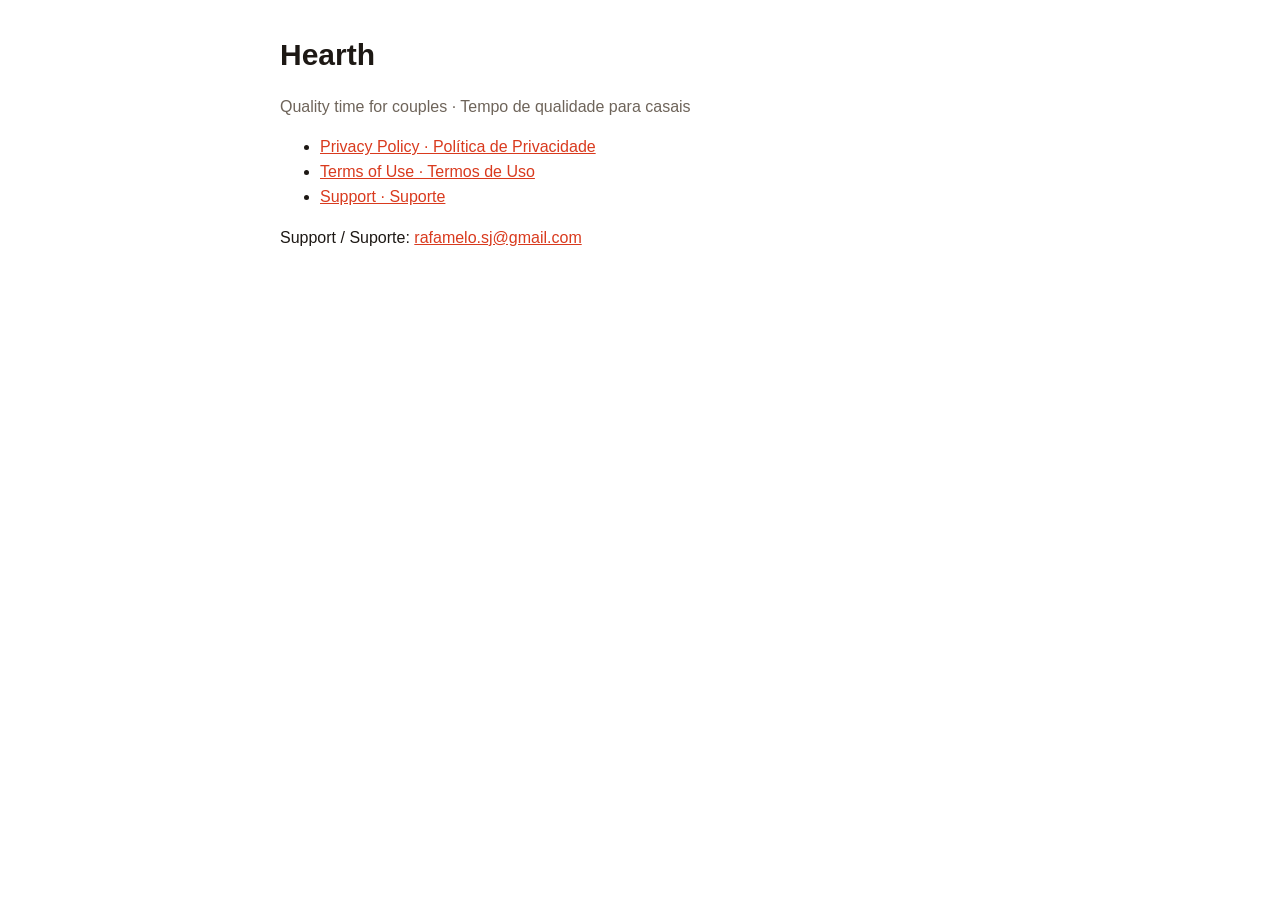
<file: index.html>
<!doctype html><html lang="en"><head><meta charset="utf-8"><meta name="viewport" content="width=device-width,initial-scale=1"><title>Hearth</title><link rel="stylesheet" href="style.css"></head><body>
<h1>Hearth</h1><p class="muted">Quality time for couples · Tempo de qualidade para casais</p>
<ul><li><a href="privacy.html">Privacy Policy · Política de Privacidade</a></li><li><a href="terms.html">Terms of Use · Termos de Uso</a></li><li><a href="support.html">Support · Suporte</a></li></ul>
<p>Support / Suporte: <a href="mailto:rafamelo.sj@gmail.com">rafamelo.sj@gmail.com</a></p></body></html>
</file>
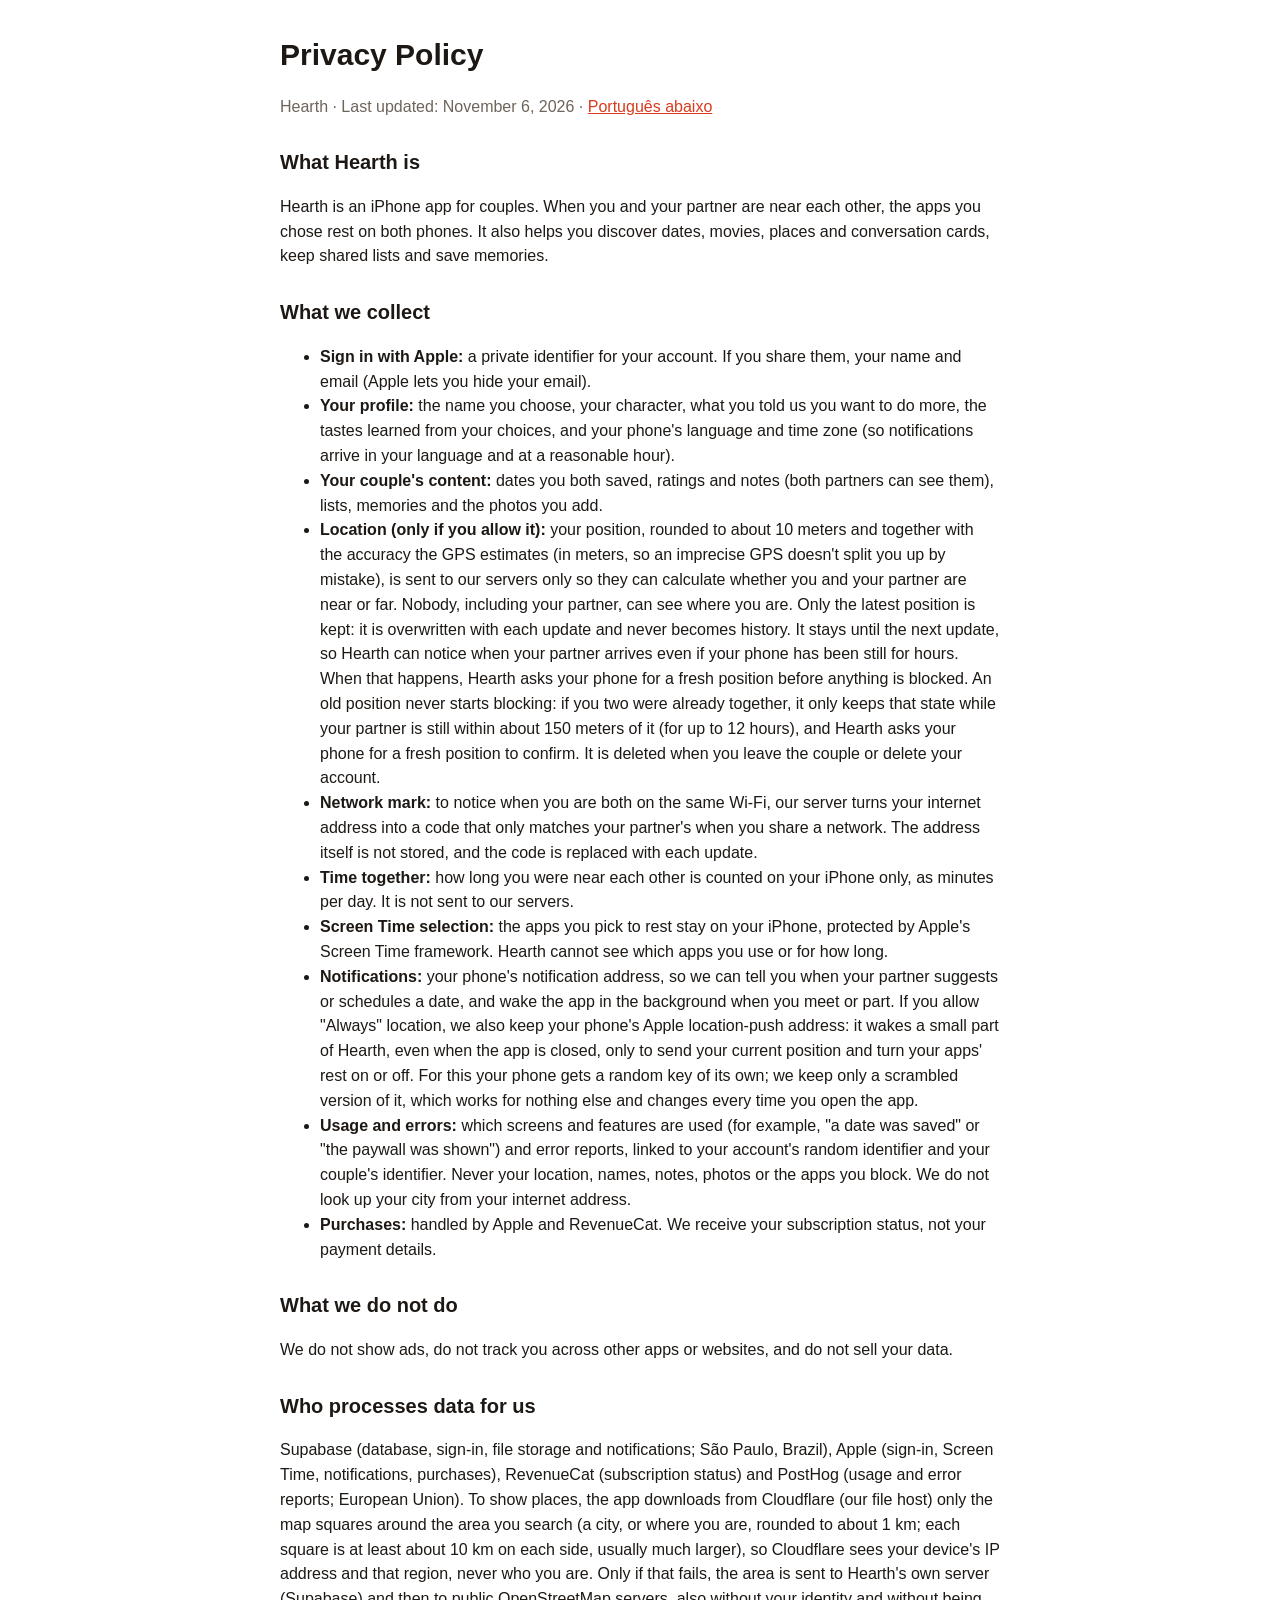
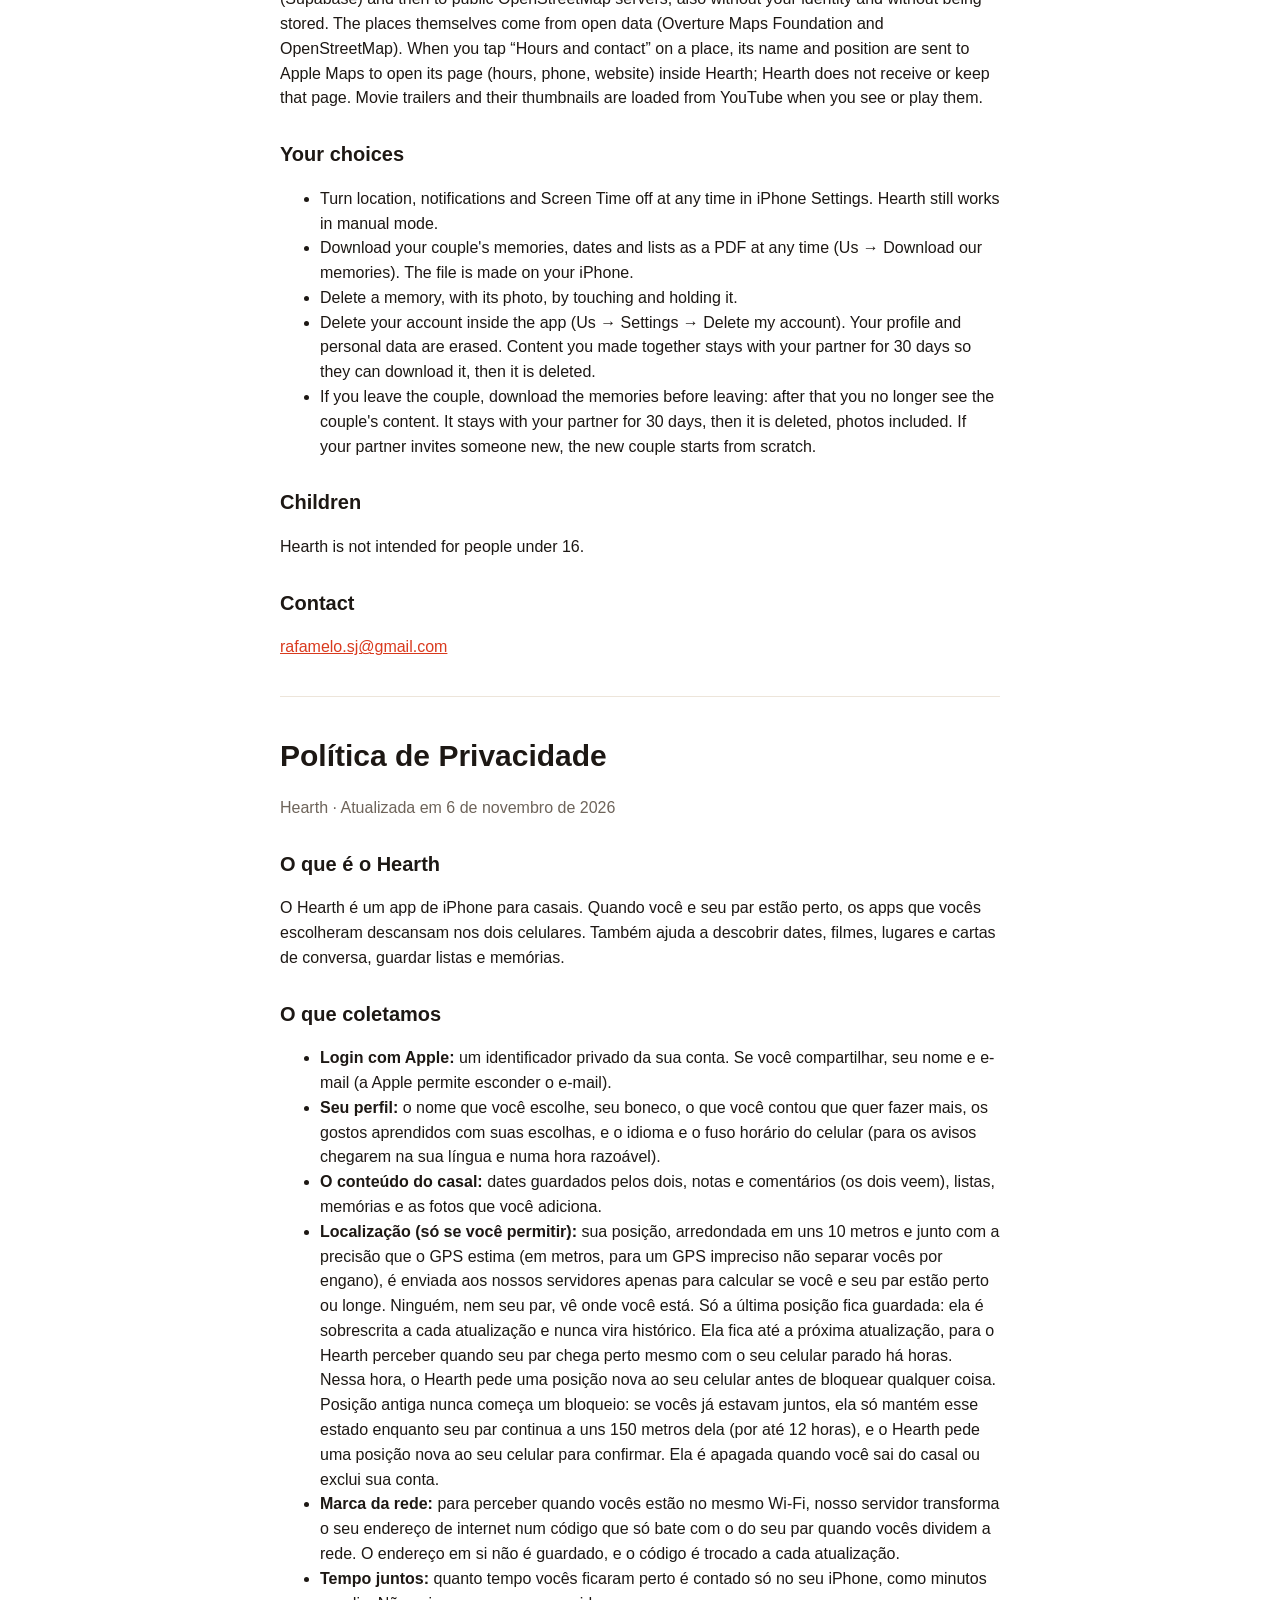
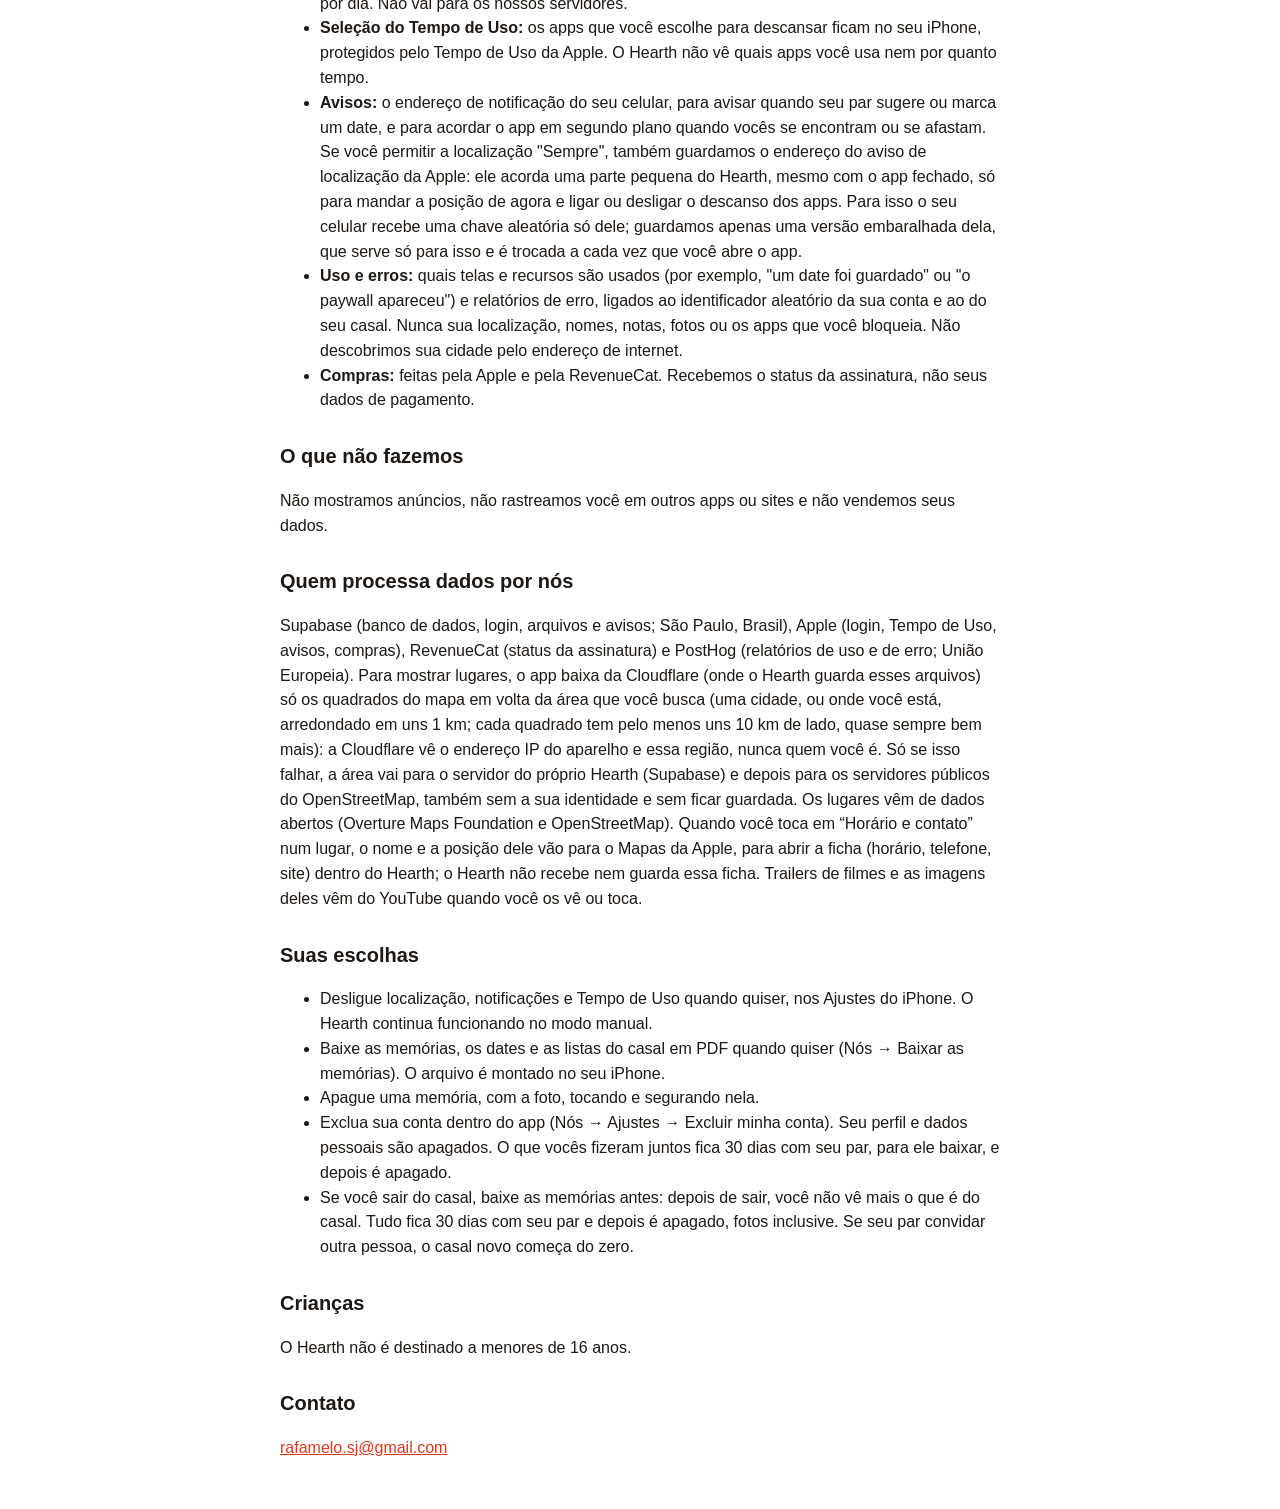
<file: privacy.html>
<!doctype html><html lang="en"><head><meta charset="utf-8"><meta name="viewport" content="width=device-width,initial-scale=1"><title>Hearth: Privacy Policy</title><link rel="stylesheet" href="style.css"></head><body>
<h1>Privacy Policy</h1><p class="muted">Hearth · Last updated: November 6, 2026 · <a href="#pt">Português abaixo</a></p>
<h2>What Hearth is</h2><p>Hearth is an iPhone app for couples. When you and your partner are near each other, the apps you chose rest on both phones. It also helps you discover dates, movies, places and conversation cards, keep shared lists and save memories.</p>
<h2>What we collect</h2>
<ul>
<li><b>Sign in with Apple:</b> a private identifier for your account. If you share them, your name and email (Apple lets you hide your email).</li>
<li><b>Your profile:</b> the name you choose, your character, what you told us you want to do more, the tastes learned from your choices, and your phone's language and time zone (so notifications arrive in your language and at a reasonable hour).</li>
<li><b>Your couple's content:</b> dates you both saved, ratings and notes (both partners can see them), lists, memories and the photos you add.</li>
<li><b>Location (only if you allow it):</b> your position, rounded to about 10 meters and together with the accuracy the GPS estimates (in meters, so an imprecise GPS doesn't split you up by mistake), is sent to our servers only so they can calculate whether you and your partner are near or far. Nobody, including your partner, can see where you are. Only the latest position is kept: it is overwritten with each update and never becomes history. It stays until the next update, so Hearth can notice when your partner arrives even if your phone has been still for hours. When that happens, Hearth asks your phone for a fresh position before anything is blocked. An old position never starts blocking: if you two were already together, it only keeps that state while your partner is still within about 150 meters of it (for up to 12 hours), and Hearth asks your phone for a fresh position to confirm. It is deleted when you leave the couple or delete your account.</li>
<li><b>Network mark:</b> to notice when you are both on the same Wi-Fi, our server turns your internet address into a code that only matches your partner's when you share a network. The address itself is not stored, and the code is replaced with each update.</li>
<li><b>Time together:</b> how long you were near each other is counted on your iPhone only, as minutes per day. It is not sent to our servers.</li>
<li><b>Screen Time selection:</b> the apps you pick to rest stay on your iPhone, protected by Apple's Screen Time framework. Hearth cannot see which apps you use or for how long.</li>
<li><b>Notifications:</b> your phone's notification address, so we can tell you when your partner suggests or schedules a date, and wake the app in the background when you meet or part. If you allow "Always" location, we also keep your phone's Apple location-push address: it wakes a small part of Hearth, even when the app is closed, only to send your current position and turn your apps' rest on or off. For this your phone gets a random key of its own; we keep only a scrambled version of it, which works for nothing else and changes every time you open the app.</li>
<li><b>Usage and errors:</b> which screens and features are used (for example, "a date was saved" or "the paywall was shown") and error reports, linked to your account's random identifier and your couple's identifier. Never your location, names, notes, photos or the apps you block. We do not look up your city from your internet address.</li>
<li><b>Purchases:</b> handled by Apple and RevenueCat. We receive your subscription status, not your payment details.</li>
</ul>
<h2>What we do not do</h2><p>We do not show ads, do not track you across other apps or websites, and do not sell your data.</p>
<h2>Who processes data for us</h2><p>Supabase (database, sign-in, file storage and notifications; São Paulo, Brazil), Apple (sign-in, Screen Time, notifications, purchases), RevenueCat (subscription status) and PostHog (usage and error reports; European Union). To show places, the app downloads from Cloudflare (our file host) only the map squares around the area you search (a city, or where you are, rounded to about 1 km; each square is at least about 10 km on each side, usually much larger), so Cloudflare sees your device's IP address and that region, never who you are. Only if that fails, the area is sent to Hearth's own server (Supabase) and then to public OpenStreetMap servers, also without your identity and without being stored. The places themselves come from open data (Overture Maps Foundation and OpenStreetMap). When you tap “Hours and contact” on a place, its name and position are sent to Apple Maps to open its page (hours, phone, website) inside Hearth; Hearth does not receive or keep that page. Movie trailers and their thumbnails are loaded from YouTube when you see or play them.</p>
<h2>Your choices</h2><ul><li>Turn location, notifications and Screen Time off at any time in iPhone Settings. Hearth still works in manual mode.</li><li>Download your couple's memories, dates and lists as a PDF at any time (Us → Download our memories). The file is made on your iPhone.</li><li>Delete a memory, with its photo, by touching and holding it.</li><li>Delete your account inside the app (Us → Settings → Delete my account). Your profile and personal data are erased. Content you made together stays with your partner for 30 days so they can download it, then it is deleted.</li><li>If you leave the couple, download the memories before leaving: after that you no longer see the couple's content. It stays with your partner for 30 days, then it is deleted, photos included. If your partner invites someone new, the new couple starts from scratch.</li></ul>
<h2>Children</h2><p>Hearth is not intended for people under 16.</p>
<h2>Contact</h2><p><a href="mailto:rafamelo.sj@gmail.com">rafamelo.sj@gmail.com</a></p>
<hr><div id="pt"></div>
<h1>Política de Privacidade</h1><p class="muted">Hearth · Atualizada em 6 de novembro de 2026</p>
<h2>O que é o Hearth</h2><p>O Hearth é um app de iPhone para casais. Quando você e seu par estão perto, os apps que vocês escolheram descansam nos dois celulares. Também ajuda a descobrir dates, filmes, lugares e cartas de conversa, guardar listas e memórias.</p>
<h2>O que coletamos</h2>
<ul>
<li><b>Login com Apple:</b> um identificador privado da sua conta. Se você compartilhar, seu nome e e-mail (a Apple permite esconder o e-mail).</li>
<li><b>Seu perfil:</b> o nome que você escolhe, seu boneco, o que você contou que quer fazer mais, os gostos aprendidos com suas escolhas, e o idioma e o fuso horário do celular (para os avisos chegarem na sua língua e numa hora razoável).</li>
<li><b>O conteúdo do casal:</b> dates guardados pelos dois, notas e comentários (os dois veem), listas, memórias e as fotos que você adiciona.</li>
<li><b>Localização (só se você permitir):</b> sua posição, arredondada em uns 10 metros e junto com a precisão que o GPS estima (em metros, para um GPS impreciso não separar vocês por engano), é enviada aos nossos servidores apenas para calcular se você e seu par estão perto ou longe. Ninguém, nem seu par, vê onde você está. Só a última posição fica guardada: ela é sobrescrita a cada atualização e nunca vira histórico. Ela fica até a próxima atualização, para o Hearth perceber quando seu par chega perto mesmo com o seu celular parado há horas. Nessa hora, o Hearth pede uma posição nova ao seu celular antes de bloquear qualquer coisa. Posição antiga nunca começa um bloqueio: se vocês já estavam juntos, ela só mantém esse estado enquanto seu par continua a uns 150 metros dela (por até 12 horas), e o Hearth pede uma posição nova ao seu celular para confirmar. Ela é apagada quando você sai do casal ou exclui sua conta.</li>
<li><b>Marca da rede:</b> para perceber quando vocês estão no mesmo Wi-Fi, nosso servidor transforma o seu endereço de internet num código que só bate com o do seu par quando vocês dividem a rede. O endereço em si não é guardado, e o código é trocado a cada atualização.</li>
<li><b>Tempo juntos:</b> quanto tempo vocês ficaram perto é contado só no seu iPhone, como minutos por dia. Não vai para os nossos servidores.</li>
<li><b>Seleção do Tempo de Uso:</b> os apps que você escolhe para descansar ficam no seu iPhone, protegidos pelo Tempo de Uso da Apple. O Hearth não vê quais apps você usa nem por quanto tempo.</li>
<li><b>Avisos:</b> o endereço de notificação do seu celular, para avisar quando seu par sugere ou marca um date, e para acordar o app em segundo plano quando vocês se encontram ou se afastam. Se você permitir a localização "Sempre", também guardamos o endereço do aviso de localização da Apple: ele acorda uma parte pequena do Hearth, mesmo com o app fechado, só para mandar a posição de agora e ligar ou desligar o descanso dos apps. Para isso o seu celular recebe uma chave aleatória só dele; guardamos apenas uma versão embaralhada dela, que serve só para isso e é trocada a cada vez que você abre o app.</li>
<li><b>Uso e erros:</b> quais telas e recursos são usados (por exemplo, "um date foi guardado" ou "o paywall apareceu") e relatórios de erro, ligados ao identificador aleatório da sua conta e ao do seu casal. Nunca sua localização, nomes, notas, fotos ou os apps que você bloqueia. Não descobrimos sua cidade pelo endereço de internet.</li>
<li><b>Compras:</b> feitas pela Apple e pela RevenueCat. Recebemos o status da assinatura, não seus dados de pagamento.</li>
</ul>
<h2>O que não fazemos</h2><p>Não mostramos anúncios, não rastreamos você em outros apps ou sites e não vendemos seus dados.</p>
<h2>Quem processa dados por nós</h2><p>Supabase (banco de dados, login, arquivos e avisos; São Paulo, Brasil), Apple (login, Tempo de Uso, avisos, compras), RevenueCat (status da assinatura) e PostHog (relatórios de uso e de erro; União Europeia). Para mostrar lugares, o app baixa da Cloudflare (onde o Hearth guarda esses arquivos) só os quadrados do mapa em volta da área que você busca (uma cidade, ou onde você está, arredondado em uns 1 km; cada quadrado tem pelo menos uns 10 km de lado, quase sempre bem mais): a Cloudflare vê o endereço IP do aparelho e essa região, nunca quem você é. Só se isso falhar, a área vai para o servidor do próprio Hearth (Supabase) e depois para os servidores públicos do OpenStreetMap, também sem a sua identidade e sem ficar guardada. Os lugares vêm de dados abertos (Overture Maps Foundation e OpenStreetMap). Quando você toca em “Horário e contato” num lugar, o nome e a posição dele vão para o Mapas da Apple, para abrir a ficha (horário, telefone, site) dentro do Hearth; o Hearth não recebe nem guarda essa ficha. Trailers de filmes e as imagens deles vêm do YouTube quando você os vê ou toca.</p>
<h2>Suas escolhas</h2><ul><li>Desligue localização, notificações e Tempo de Uso quando quiser, nos Ajustes do iPhone. O Hearth continua funcionando no modo manual.</li><li>Baixe as memórias, os dates e as listas do casal em PDF quando quiser (Nós → Baixar as memórias). O arquivo é montado no seu iPhone.</li><li>Apague uma memória, com a foto, tocando e segurando nela.</li><li>Exclua sua conta dentro do app (Nós → Ajustes → Excluir minha conta). Seu perfil e dados pessoais são apagados. O que vocês fizeram juntos fica 30 dias com seu par, para ele baixar, e depois é apagado.</li><li>Se você sair do casal, baixe as memórias antes: depois de sair, você não vê mais o que é do casal. Tudo fica 30 dias com seu par e depois é apagado, fotos inclusive. Se seu par convidar outra pessoa, o casal novo começa do zero.</li></ul>
<h2>Crianças</h2><p>O Hearth não é destinado a menores de 16 anos.</p>
<h2>Contato</h2><p><a href="mailto:rafamelo.sj@gmail.com">rafamelo.sj@gmail.com</a></p>
</body></html>
</file>
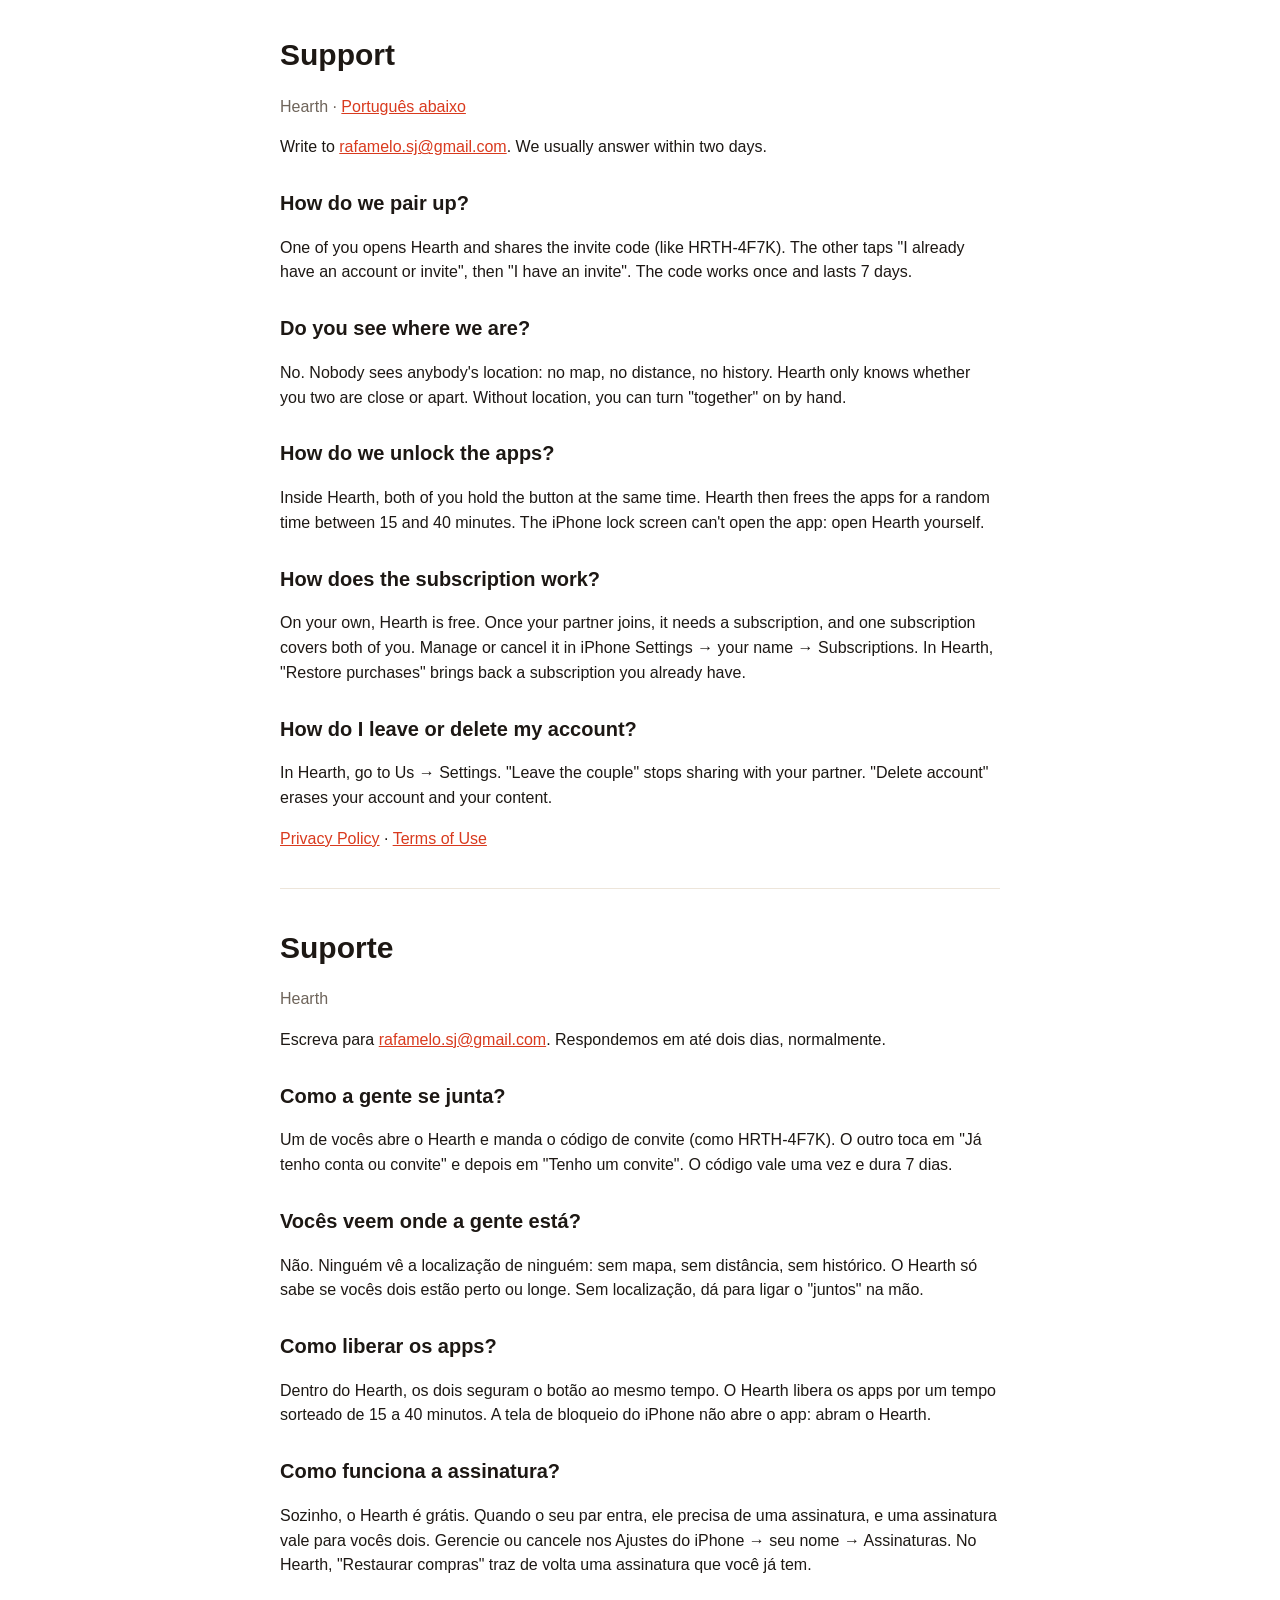
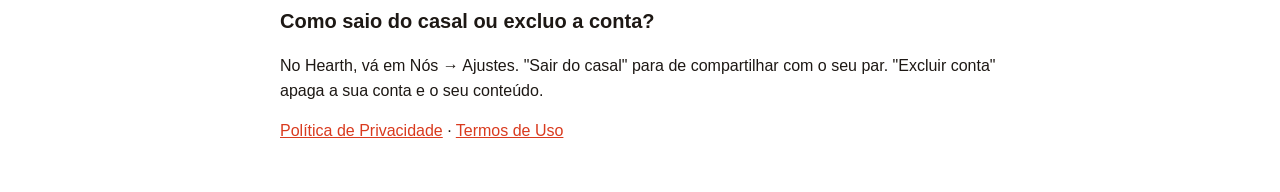
<file: support.html>
<!doctype html><html lang="en"><head><meta charset="utf-8"><meta name="viewport" content="width=device-width,initial-scale=1"><title>Hearth: Support</title><link rel="stylesheet" href="style.css"></head><body>
<h1>Support</h1><p class="muted">Hearth · <a href="#pt">Português abaixo</a></p>
<p>Write to <a href="mailto:rafamelo.sj@gmail.com">rafamelo.sj@gmail.com</a>. We usually answer within two days.</p>
<h2>How do we pair up?</h2><p>One of you opens Hearth and shares the invite code (like HRTH-4F7K). The other taps "I already have an account or invite", then "I have an invite". The code works once and lasts 7 days.</p>
<h2>Do you see where we are?</h2><p>No. Nobody sees anybody's location: no map, no distance, no history. Hearth only knows whether you two are close or apart. Without location, you can turn "together" on by hand.</p>
<h2>How do we unlock the apps?</h2><p>Inside Hearth, both of you hold the button at the same time. Hearth then frees the apps for a random time between 15 and 40 minutes. The iPhone lock screen can't open the app: open Hearth yourself.</p>
<h2>How does the subscription work?</h2><p>On your own, Hearth is free. Once your partner joins, it needs a subscription, and one subscription covers both of you. Manage or cancel it in iPhone Settings → your name → Subscriptions. In Hearth, "Restore purchases" brings back a subscription you already have.</p>
<h2>How do I leave or delete my account?</h2><p>In Hearth, go to Us → Settings. "Leave the couple" stops sharing with your partner. "Delete account" erases your account and your content.</p>
<p><a href="privacy.html">Privacy Policy</a> · <a href="terms.html">Terms of Use</a></p>
<hr><div id="pt"></div>
<h1>Suporte</h1><p class="muted">Hearth</p>
<p>Escreva para <a href="mailto:rafamelo.sj@gmail.com">rafamelo.sj@gmail.com</a>. Respondemos em até dois dias, normalmente.</p>
<h2>Como a gente se junta?</h2><p>Um de vocês abre o Hearth e manda o código de convite (como HRTH-4F7K). O outro toca em "Já tenho conta ou convite" e depois em "Tenho um convite". O código vale uma vez e dura 7 dias.</p>
<h2>Vocês veem onde a gente está?</h2><p>Não. Ninguém vê a localização de ninguém: sem mapa, sem distância, sem histórico. O Hearth só sabe se vocês dois estão perto ou longe. Sem localização, dá para ligar o "juntos" na mão.</p>
<h2>Como liberar os apps?</h2><p>Dentro do Hearth, os dois seguram o botão ao mesmo tempo. O Hearth libera os apps por um tempo sorteado de 15 a 40 minutos. A tela de bloqueio do iPhone não abre o app: abram o Hearth.</p>
<h2>Como funciona a assinatura?</h2><p>Sozinho, o Hearth é grátis. Quando o seu par entra, ele precisa de uma assinatura, e uma assinatura vale para vocês dois. Gerencie ou cancele nos Ajustes do iPhone → seu nome → Assinaturas. No Hearth, "Restaurar compras" traz de volta uma assinatura que você já tem.</p>
<h2>Como saio do casal ou excluo a conta?</h2><p>No Hearth, vá em Nós → Ajustes. "Sair do casal" para de compartilhar com o seu par. "Excluir conta" apaga a sua conta e o seu conteúdo.</p>
<p><a href="privacy.html">Política de Privacidade</a> · <a href="terms.html">Termos de Uso</a></p>
</body></html>
</file>
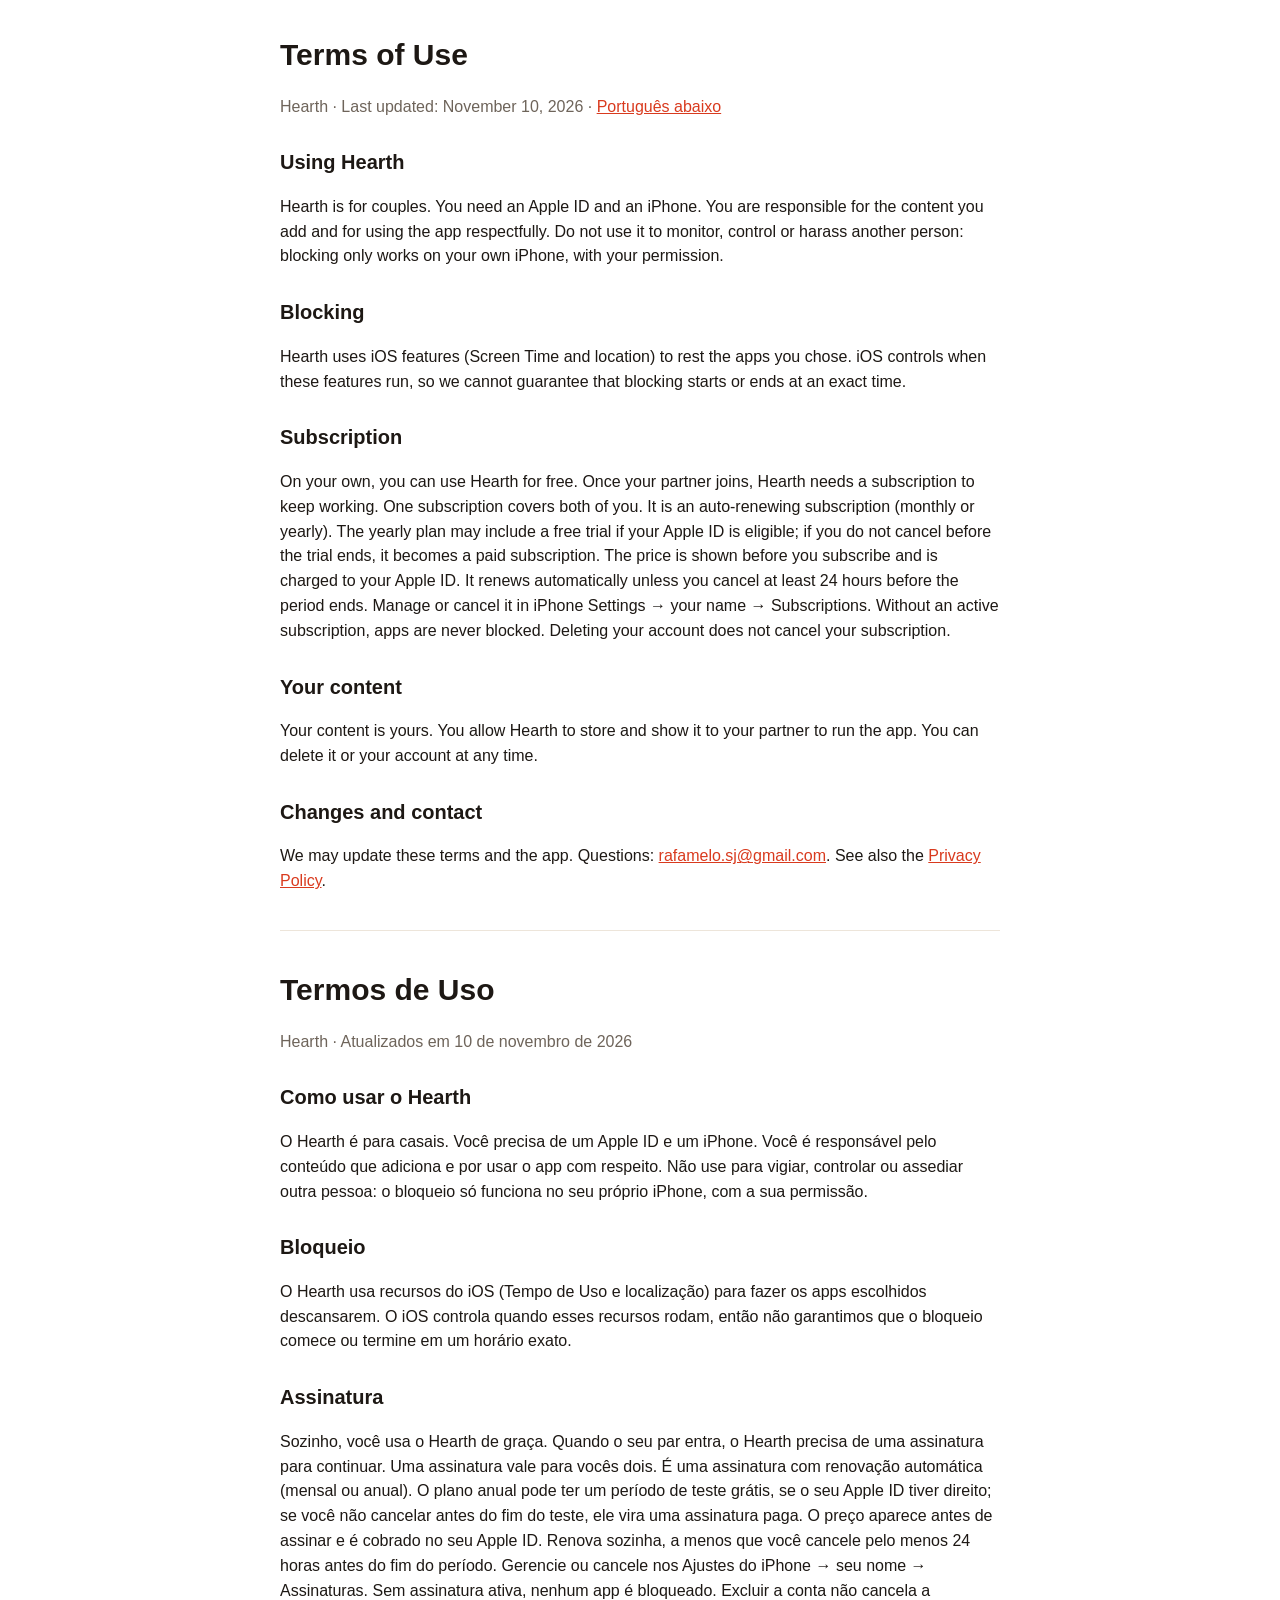
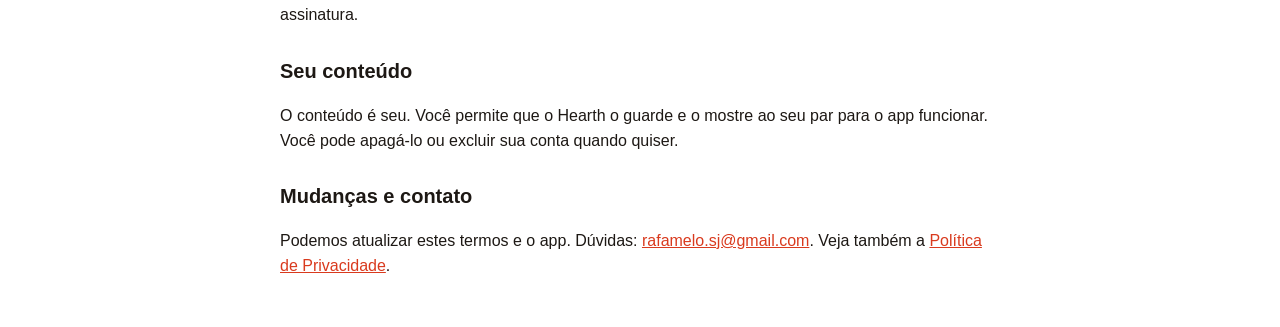
<file: terms.html>
<!doctype html><html lang="en"><head><meta charset="utf-8"><meta name="viewport" content="width=device-width,initial-scale=1"><title>Hearth: Terms of Use</title><link rel="stylesheet" href="style.css"></head><body>
<h1>Terms of Use</h1><p class="muted">Hearth · Last updated: November 10, 2026 · <a href="#pt">Português abaixo</a></p>
<h2>Using Hearth</h2><p>Hearth is for couples. You need an Apple ID and an iPhone. You are responsible for the content you add and for using the app respectfully. Do not use it to monitor, control or harass another person: blocking only works on your own iPhone, with your permission.</p>
<h2>Blocking</h2><p>Hearth uses iOS features (Screen Time and location) to rest the apps you chose. iOS controls when these features run, so we cannot guarantee that blocking starts or ends at an exact time.</p>
<h2>Subscription</h2><p>On your own, you can use Hearth for free. Once your partner joins, Hearth needs a subscription to keep working. One subscription covers both of you. It is an auto-renewing subscription (monthly or yearly). The yearly plan may include a free trial if your Apple ID is eligible; if you do not cancel before the trial ends, it becomes a paid subscription. The price is shown before you subscribe and is charged to your Apple ID. It renews automatically unless you cancel at least 24 hours before the period ends. Manage or cancel it in iPhone Settings → your name → Subscriptions. Without an active subscription, apps are never blocked. Deleting your account does not cancel your subscription.</p>
<h2>Your content</h2><p>Your content is yours. You allow Hearth to store and show it to your partner to run the app. You can delete it or your account at any time.</p>
<h2>Changes and contact</h2><p>We may update these terms and the app. Questions: <a href="mailto:rafamelo.sj@gmail.com">rafamelo.sj@gmail.com</a>. See also the <a href="privacy.html">Privacy Policy</a>.</p>
<hr><div id="pt"></div>
<h1>Termos de Uso</h1><p class="muted">Hearth · Atualizados em 10 de novembro de 2026</p>
<h2>Como usar o Hearth</h2><p>O Hearth é para casais. Você precisa de um Apple ID e um iPhone. Você é responsável pelo conteúdo que adiciona e por usar o app com respeito. Não use para vigiar, controlar ou assediar outra pessoa: o bloqueio só funciona no seu próprio iPhone, com a sua permissão.</p>
<h2>Bloqueio</h2><p>O Hearth usa recursos do iOS (Tempo de Uso e localização) para fazer os apps escolhidos descansarem. O iOS controla quando esses recursos rodam, então não garantimos que o bloqueio comece ou termine em um horário exato.</p>
<h2>Assinatura</h2><p>Sozinho, você usa o Hearth de graça. Quando o seu par entra, o Hearth precisa de uma assinatura para continuar. Uma assinatura vale para vocês dois. É uma assinatura com renovação automática (mensal ou anual). O plano anual pode ter um período de teste grátis, se o seu Apple ID tiver direito; se você não cancelar antes do fim do teste, ele vira uma assinatura paga. O preço aparece antes de assinar e é cobrado no seu Apple ID. Renova sozinha, a menos que você cancele pelo menos 24 horas antes do fim do período. Gerencie ou cancele nos Ajustes do iPhone → seu nome → Assinaturas. Sem assinatura ativa, nenhum app é bloqueado. Excluir a conta não cancela a assinatura.</p>
<h2>Seu conteúdo</h2><p>O conteúdo é seu. Você permite que o Hearth o guarde e o mostre ao seu par para o app funcionar. Você pode apagá-lo ou excluir sua conta quando quiser.</p>
<h2>Mudanças e contato</h2><p>Podemos atualizar estes termos e o app. Dúvidas: <a href="mailto:rafamelo.sj@gmail.com">rafamelo.sj@gmail.com</a>. Veja também a <a href="privacy.html">Política de Privacidade</a>.</p>
</body></html>
</file>
<file: style.css>
body{font-family:-apple-system,BlinkMacSystemFont,"Segoe UI",sans-serif;max-width:720px;margin:0 auto;padding:32px 20px;color:#1D1814;line-height:1.55;background:#fff}
h1{font-size:30px;margin:0 0 4px}h2{font-size:20px;margin-top:28px}small,.muted{color:#6E645A}a{color:#D93A1E}
hr{border:0;border-top:1px solid #EDE5DA;margin:36px 0}
</file>
